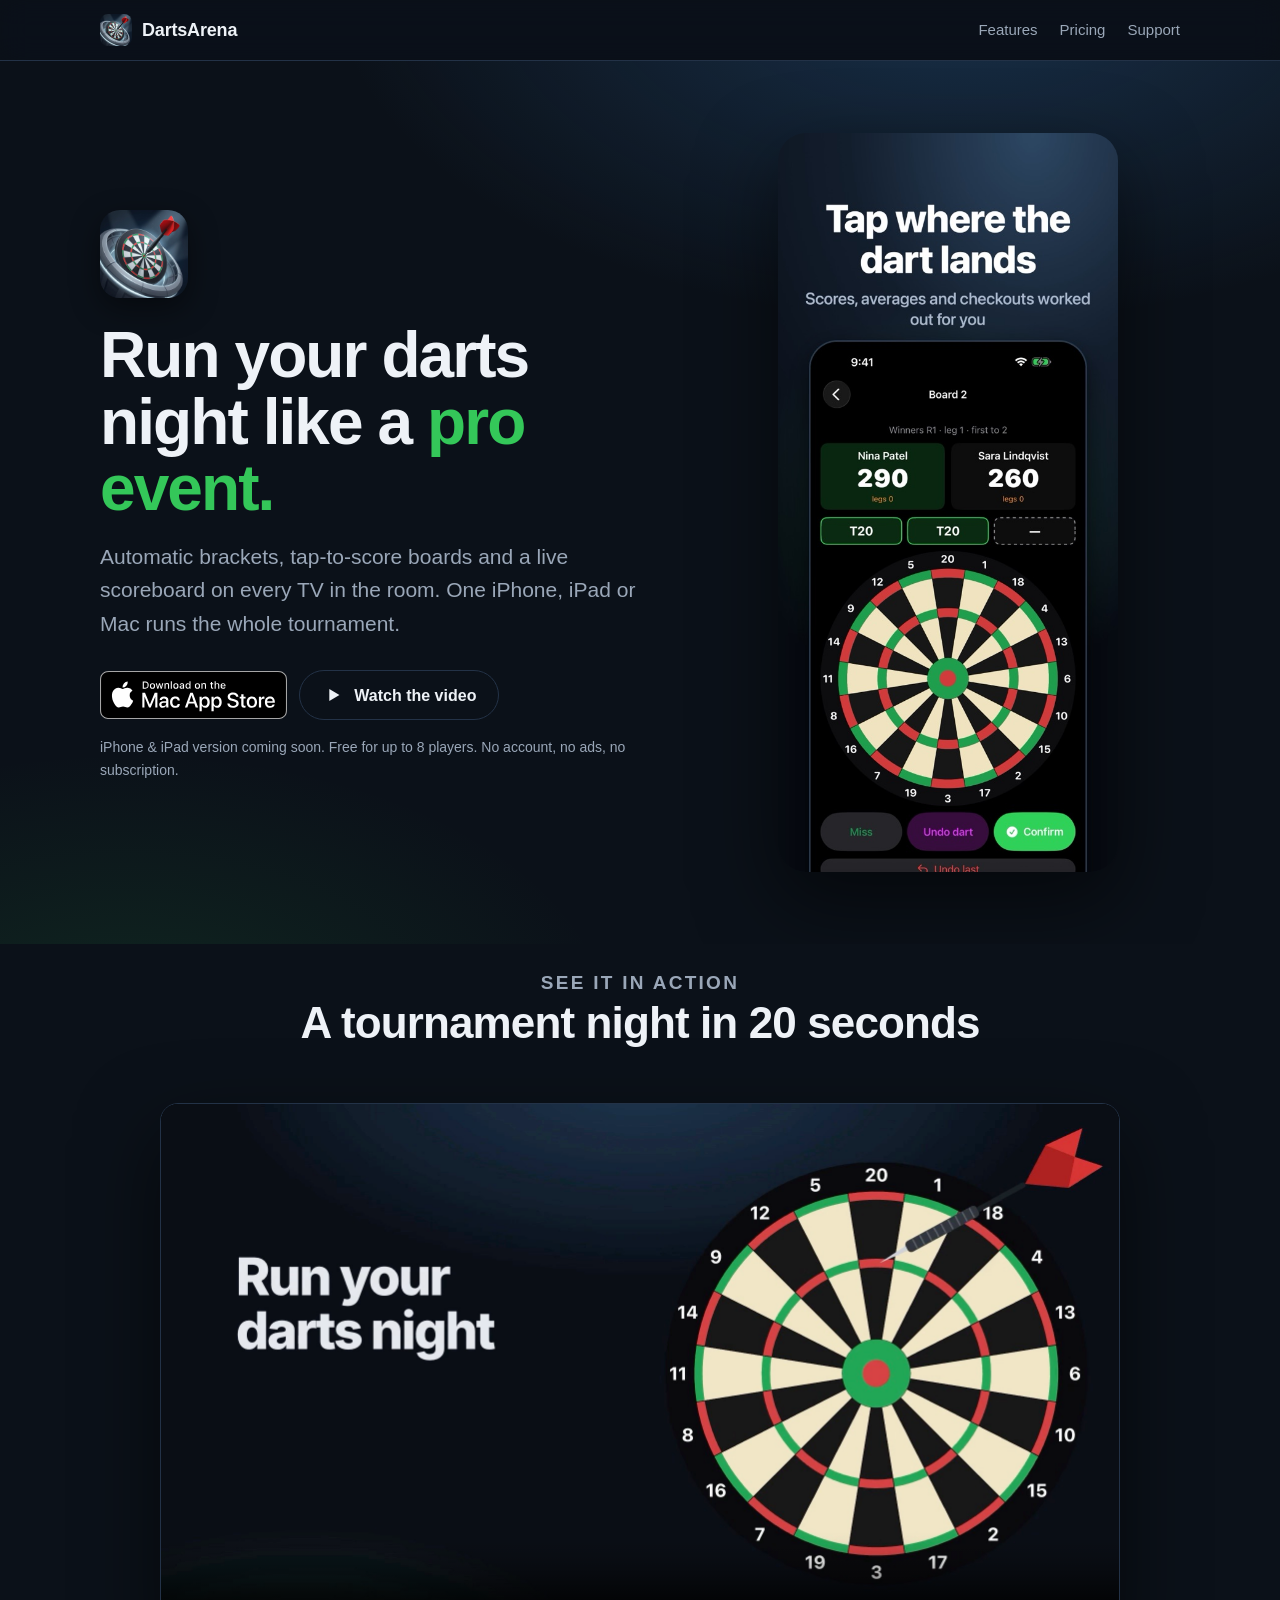
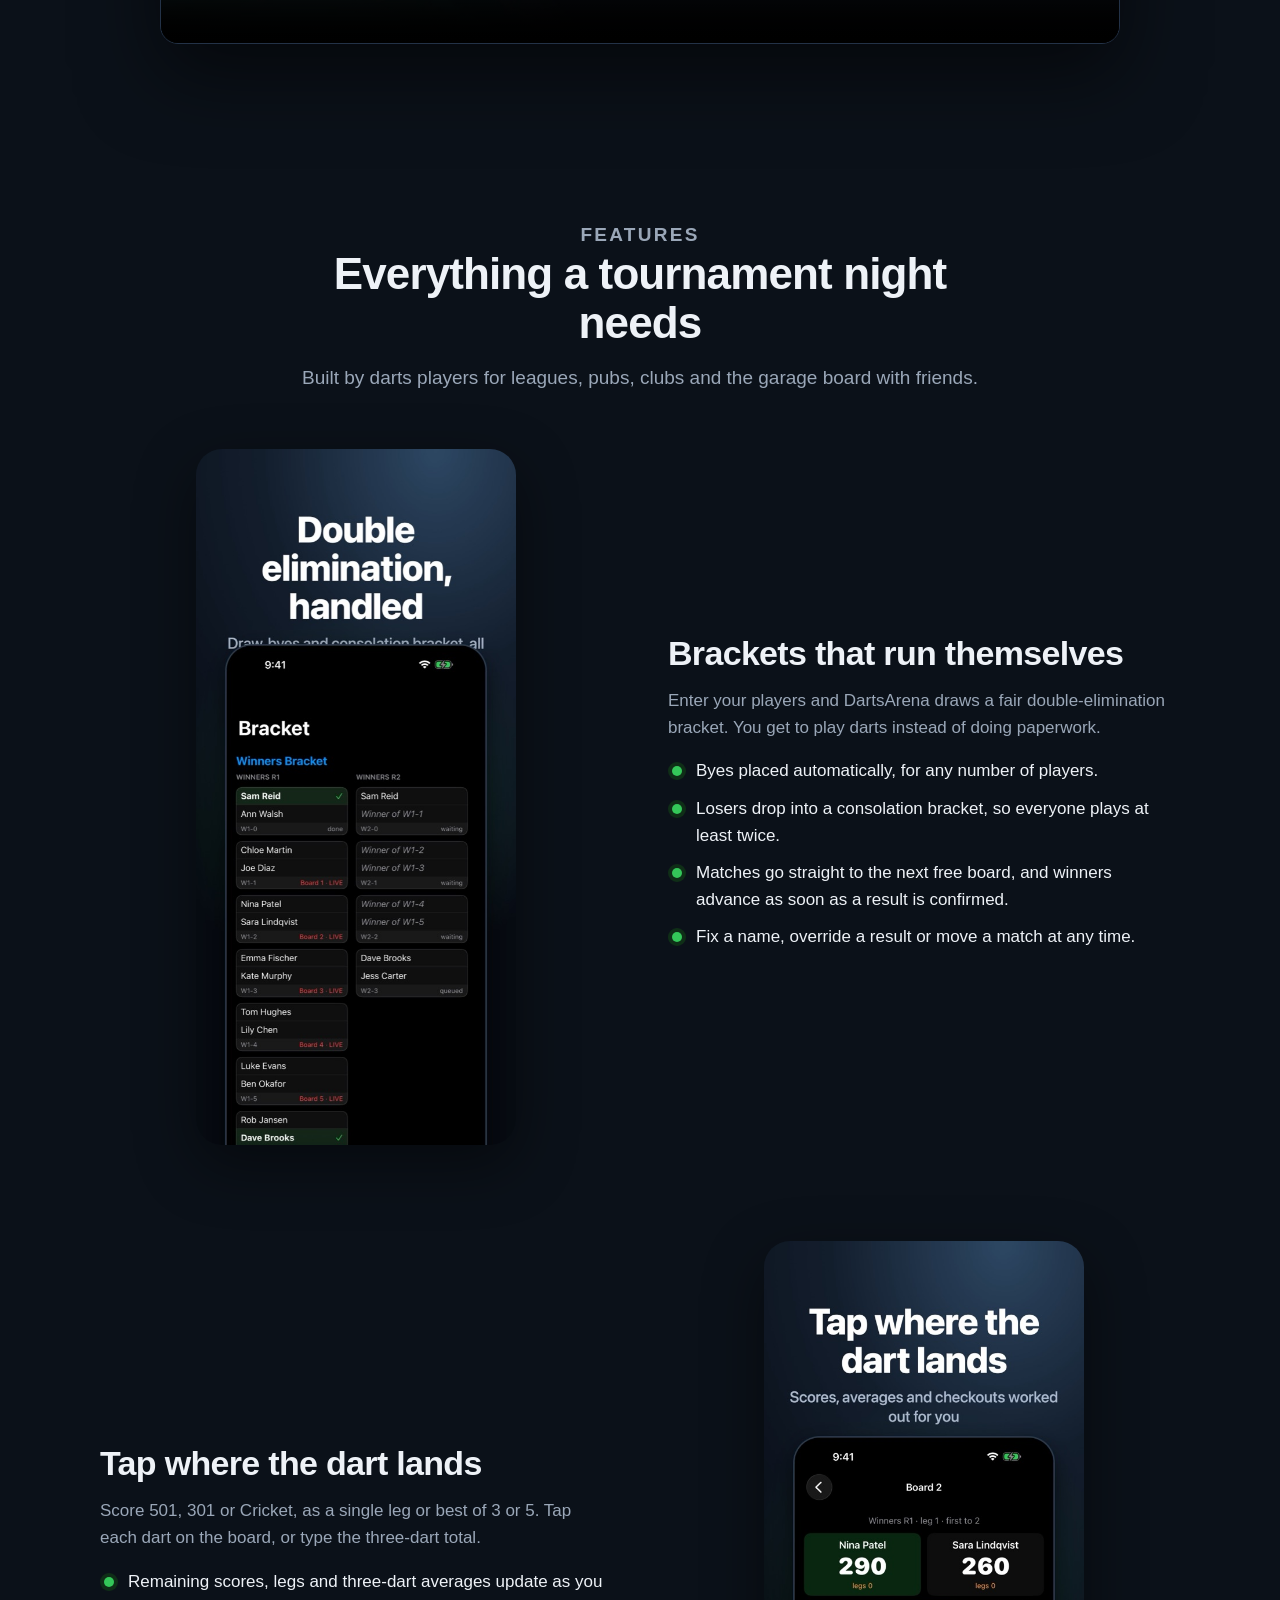
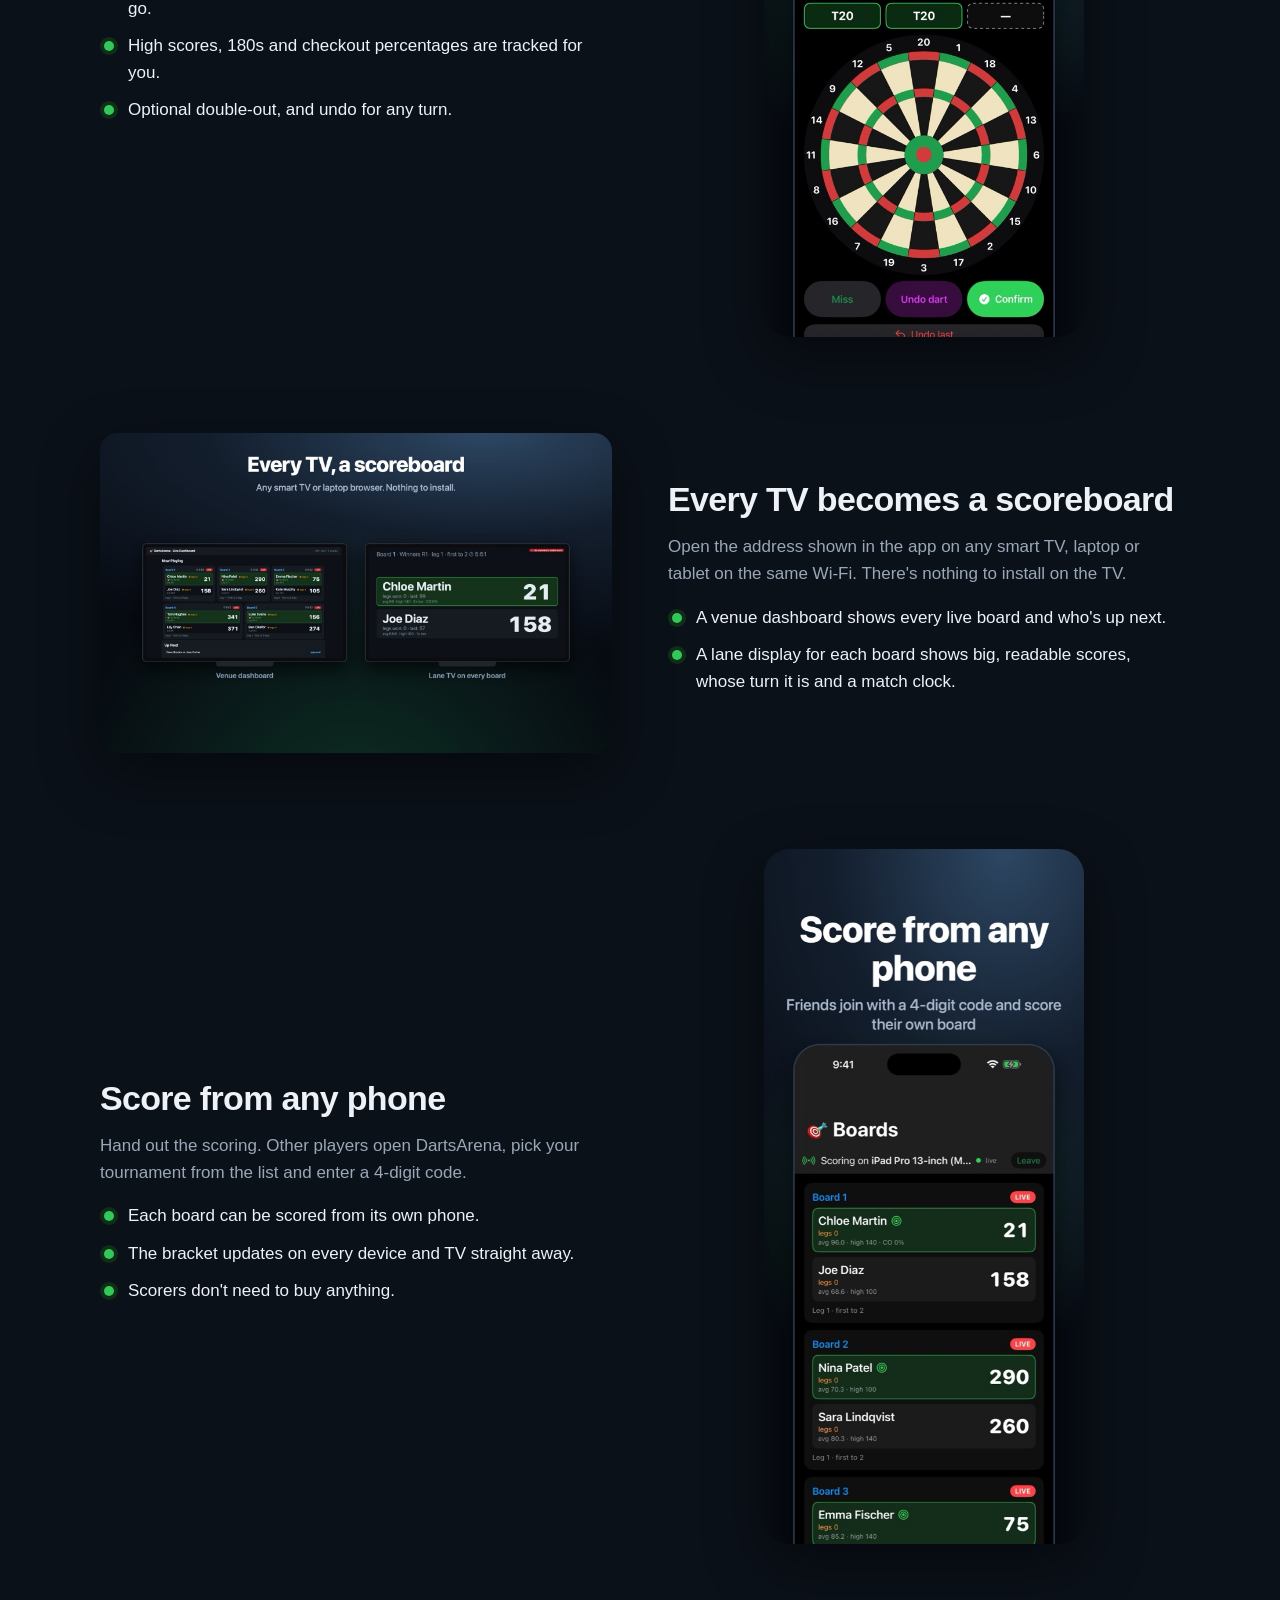
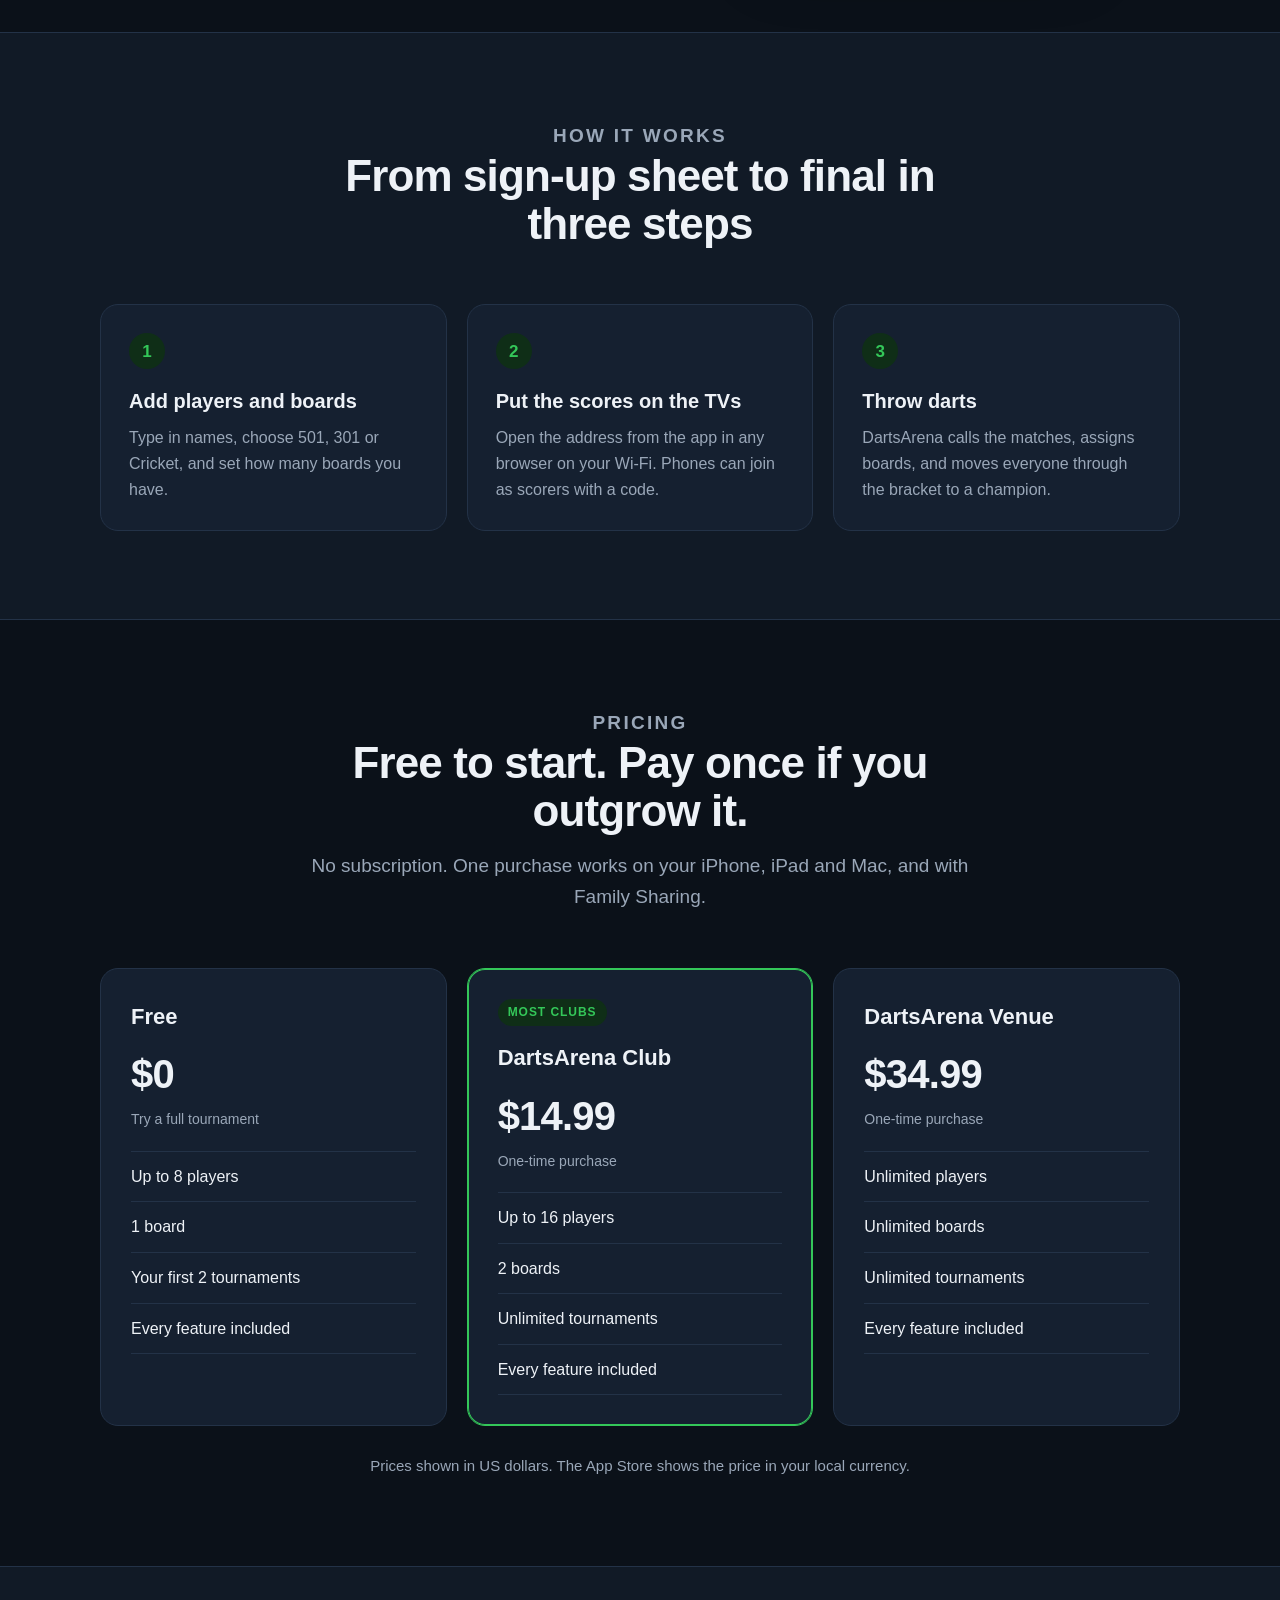
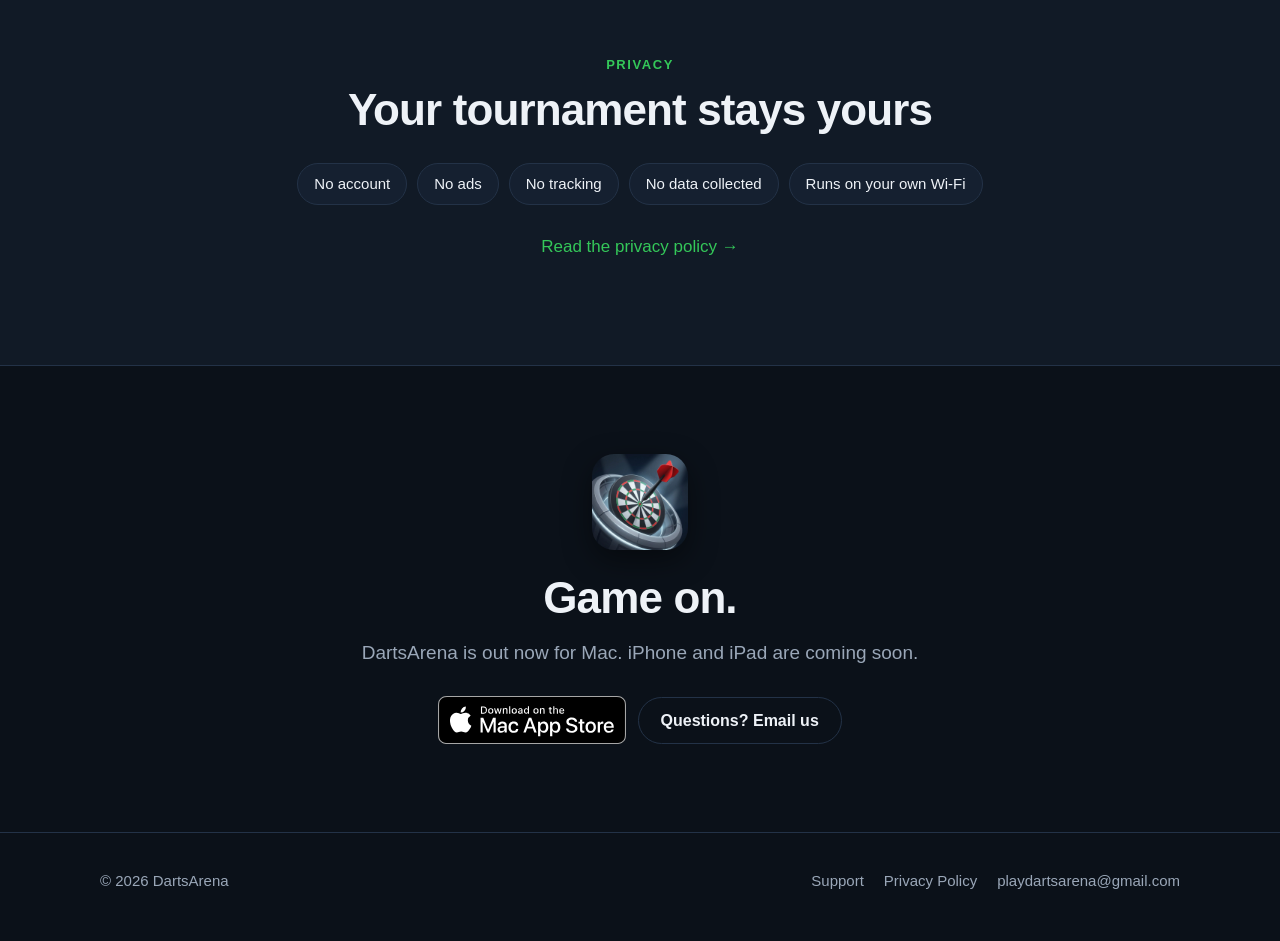
<file: index.html>
<!DOCTYPE html>
<html lang="en">
<head>
<meta charset="utf-8">
<meta name="viewport" content="width=device-width, initial-scale=1">
<title>DartsArena: Darts Tournaments for iPhone, iPad & Mac</title>
<meta name="description" content="Run your darts night like a pro event: automatic double-elimination brackets, tap-to-score boards and live scoreboards on any TV. Free for up to 8 players.">
<link rel="canonical" href="https://playdartsarena.com/">
<meta property="og:type" content="website">
<meta property="og:title" content="DartsArena: Darts Tournaments">
<meta property="og:description" content="Brackets, scoring and live TV scoreboards for your darts night. iPhone, iPad and Mac.">
<meta property="og:url" content="https://playdartsarena.com/">
<meta property="og:image" content="https://playdartsarena.com/assets/og-image.jpg">
<meta name="twitter:card" content="summary_large_image">
<meta name="theme-color" content="#0b1119">
<link rel="icon" type="image/png" href="/assets/favicon.png">
<link rel="apple-touch-icon" href="/assets/apple-touch-icon.png">
<link rel="stylesheet" href="/assets/site.css">
</head>
<body>

<header class="site-header">
  <div class="wrap">
    <a class="brand" href="/"><img src="/assets/favicon.png" alt="">DartsArena</a>
    <nav class="site-nav">
      <a class="opt" href="#features">Features</a>
      <a class="opt" href="#pricing">Pricing</a>
      <a href="/support/">Support</a>
    </nav>
  </div>
</header>

<main>
  <section class="hero" style="padding:0">
    <div class="wrap">
      <div>
        <img class="hero-icon" src="/assets/icon-512.jpg" alt="DartsArena app icon" width="88" height="88">
        <h1>Run your darts night like a <span>pro event.</span></h1>
        <p class="lede">Automatic brackets, tap-to-score boards and a live scoreboard on every TV in the room. One iPhone, iPad or Mac runs the whole tournament.</p>
        <div class="ctas">
          <!-- iOS LAUNCH: same link (universal purchase). Swap the badge to
               /assets/badge-app-store.svg, alt "Download on the App Store",
               and delete the "iPhone & iPad coming soon" note below. -->
          <a class="store-badge" href="https://apps.apple.com/app/id6820357271">
            <img src="/assets/badge-mac-app-store.svg" alt="Download on the Mac App Store" width="187" height="48">
          </a>
          <a class="btn btn-ghost" href="#video"><svg viewBox="0 0 24 24" fill="currentColor" aria-hidden="true"><path d="M8 5.5v13l11-6.5z"/></svg>Watch the video</a>
        </div>
        <p class="note">iPhone &amp; iPad version coming soon. Free for up to 8 players. No account, no ads, no subscription.</p>
      </div>
      <img class="hero-shot" src="/assets/shots/iphone-02-scorer.jpg" alt="DartsArena scoring screen with a tappable dartboard" width="552" height="1200">
    </div>
  </section>

  <section id="video" class="video-section">
    <div class="wrap">
      <div class="section-head">
        <p class="eyebrow">See it in action</p>
        <h2>A tournament night in 20 seconds</h2>
      </div>
      <div class="video-frame">
        <video id="promo" controls muted loop playsinline preload="none"
               poster="/assets/video/dartsarena-promo-poster.jpg" width="1920" height="1080"
               aria-label="DartsArena promo video: scoring, brackets and live TV scoreboards">
          <source src="/assets/video/dartsarena-promo.mp4" type="video/mp4">
        </video>
      </div>
    </div>
  </section>

  <section id="features">
    <div class="wrap">
      <div class="section-head">
        <p class="eyebrow">Features</p>
        <h2>Everything a tournament night needs</h2>
        <p>Built by darts players for leagues, pubs, clubs and the garage board with friends.</p>
      </div>

      <div class="feature">
        <div class="feature-media phone"><img src="/assets/shots/iphone-03-bracket.jpg" alt="Double-elimination bracket view" loading="lazy" width="552" height="1200"></div>
        <div>
          <h3>Brackets that run themselves</h3>
          <p>Enter your players and DartsArena draws a fair double-elimination bracket. You get to play darts instead of doing paperwork.</p>
          <ul>
            <li>Byes placed automatically, for any number of players.</li>
            <li>Losers drop into a consolation bracket, so everyone plays at least twice.</li>
            <li>Matches go straight to the next free board, and winners advance as soon as a result is confirmed.</li>
            <li>Fix a name, override a result or move a match at any time.</li>
          </ul>
        </div>
      </div>

      <div class="feature flip">
        <div class="feature-media phone"><img src="/assets/shots/iphone-02-scorer.jpg" alt="Tap-to-score dartboard" loading="lazy" width="552" height="1200"></div>
        <div>
          <h3>Tap where the dart lands</h3>
          <p>Score 501, 301 or Cricket, as a single leg or best of 3 or 5. Tap each dart on the board, or type the three-dart total.</p>
          <ul>
            <li>Remaining scores, legs and three-dart averages update as you go.</li>
            <li>High scores, 180s and checkout percentages are tracked for you.</li>
            <li>Optional double-out, and undo for any turn.</li>
          </ul>
        </div>
      </div>

      <div class="feature">
        <div class="feature-media"><img src="/assets/shots/mac-04-tv.jpg" alt="Venue dashboard and lane TV scoreboards" loading="lazy" width="1600" height="1000"></div>
        <div>
          <h3>Every TV becomes a scoreboard</h3>
          <p>Open the address shown in the app on any smart TV, laptop or tablet on the same Wi-Fi. There's nothing to install on the TV.</p>
          <ul>
            <li>A venue dashboard shows every live board and who's up next.</li>
            <li>A lane display for each board shows big, readable scores, whose turn it is and a match clock.</li>
          </ul>
        </div>
      </div>

      <div class="feature flip">
        <div class="feature-media phone"><img src="/assets/shots/iphone-05-remote.jpg" alt="Joining a tournament as a scorer from another phone" loading="lazy" width="552" height="1200"></div>
        <div>
          <h3>Score from any phone</h3>
          <p>Hand out the scoring. Other players open DartsArena, pick your tournament from the list and enter a 4-digit code.</p>
          <ul>
            <li>Each board can be scored from its own phone.</li>
            <li>The bracket updates on every device and TV straight away.</li>
            <li>Scorers don't need to buy anything.</li>
          </ul>
        </div>
      </div>
    </div>
  </section>

  <section class="alt">
    <div class="wrap">
      <div class="section-head">
        <p class="eyebrow">How it works</p>
        <h2>From sign-up sheet to final in three steps</h2>
      </div>
      <div class="steps">
        <div class="step"><h3>Add players and boards</h3><p>Type in names, choose 501, 301 or Cricket, and set how many boards you have.</p></div>
        <div class="step"><h3>Put the scores on the TVs</h3><p>Open the address from the app in any browser on your Wi-Fi. Phones can join as scorers with a code.</p></div>
        <div class="step"><h3>Throw darts</h3><p>DartsArena calls the matches, assigns boards, and moves everyone through the bracket to a champion.</p></div>
      </div>
    </div>
  </section>

  <section id="pricing">
    <div class="wrap">
      <div class="section-head">
        <p class="eyebrow">Pricing</p>
        <h2>Free to start. Pay once if you outgrow it.</h2>
        <p>No subscription. One purchase works on your iPhone, iPad and Mac, and with Family Sharing.</p>
      </div>
      <div class="plans">
        <div class="plan">
          <h3>Free</h3>
          <p class="price">$0</p>
          <p class="per">Try a full tournament</p>
          <ul>
            <li>Up to 8 players</li>
            <li>1 board</li>
            <li>Your first 2 tournaments</li>
            <li>Every feature included</li>
          </ul>
        </div>
        <div class="plan featured">
          <span class="tag">Most clubs</span>
          <h3>DartsArena Club</h3>
          <p class="price">$14.99</p>
          <p class="per">One-time purchase</p>
          <ul>
            <li>Up to 16 players</li>
            <li>2 boards</li>
            <li>Unlimited tournaments</li>
            <li>Every feature included</li>
          </ul>
        </div>
        <div class="plan">
          <h3>DartsArena Venue</h3>
          <p class="price">$34.99</p>
          <p class="per">One-time purchase</p>
          <ul>
            <li>Unlimited players</li>
            <li>Unlimited boards</li>
            <li>Unlimited tournaments</li>
            <li>Every feature included</li>
          </ul>
        </div>
      </div>
      <p class="plans-note">Prices shown in US dollars. The App Store shows the price in your local currency.</p>
    </div>
  </section>

  <section class="alt privacy-band">
    <div class="wrap">
      <p class="eyebrow">Privacy</p>
      <h2>Your tournament stays yours</h2>
      <div class="pills">
        <span class="pill">No account</span>
        <span class="pill">No ads</span>
        <span class="pill">No tracking</span>
        <span class="pill">No data collected</span>
        <span class="pill">Runs on your own Wi-Fi</span>
      </div>
      <p><a href="/privacy/">Read the privacy policy →</a></p>
    </div>
  </section>

  <section class="cta">
    <div class="wrap">
      <img src="/assets/icon-512.jpg" alt="" width="96" height="96">
      <h2>Game on.</h2>
      <p>DartsArena is out now for Mac. iPhone and iPad are coming soon.</p>
      <div class="ctas">
        <a class="store-badge" href="https://apps.apple.com/app/id6820357271">
          <img src="/assets/badge-mac-app-store.svg" alt="Download on the Mac App Store" width="187" height="48">
        </a>
        <a class="btn btn-ghost" href="mailto:playdartsarena@gmail.com">Questions? Email us</a>
      </div>
    </div>
  </section>
</main>

<footer class="site-footer">
  <div class="wrap">
    <span>© 2026 DartsArena</span>
    <nav>
      <a href="/support/">Support</a>
      <a href="/privacy/">Privacy Policy</a>
      <a href="mailto:playdartsarena@gmail.com">playdartsarena@gmail.com</a>
    </nav>
  </div>
</footer>

<script>
  // Autoplay the promo (muted) while it's on screen; leave it to the viewer if they prefer reduced motion.
  (function () {
    var v = document.getElementById('promo');
    if (!v || !('IntersectionObserver' in window)) return;
    if (window.matchMedia('(prefers-reduced-motion: reduce)').matches) return;
    var userPaused = false;
    v.addEventListener('pause', function () { if (v.dataset.auto !== '1') userPaused = true; v.dataset.auto = ''; });
    v.addEventListener('play', function () { userPaused = false; });
    new IntersectionObserver(function (entries) {
      entries.forEach(function (e) {
        if (e.isIntersecting && !userPaused) { v.play().catch(function () {}); }
        else if (!e.isIntersecting && !v.paused) { v.dataset.auto = '1'; v.pause(); }
      });
    }, { threshold: 0.5 }).observe(v);
  })();
</script>

</body>
</html>
</file>
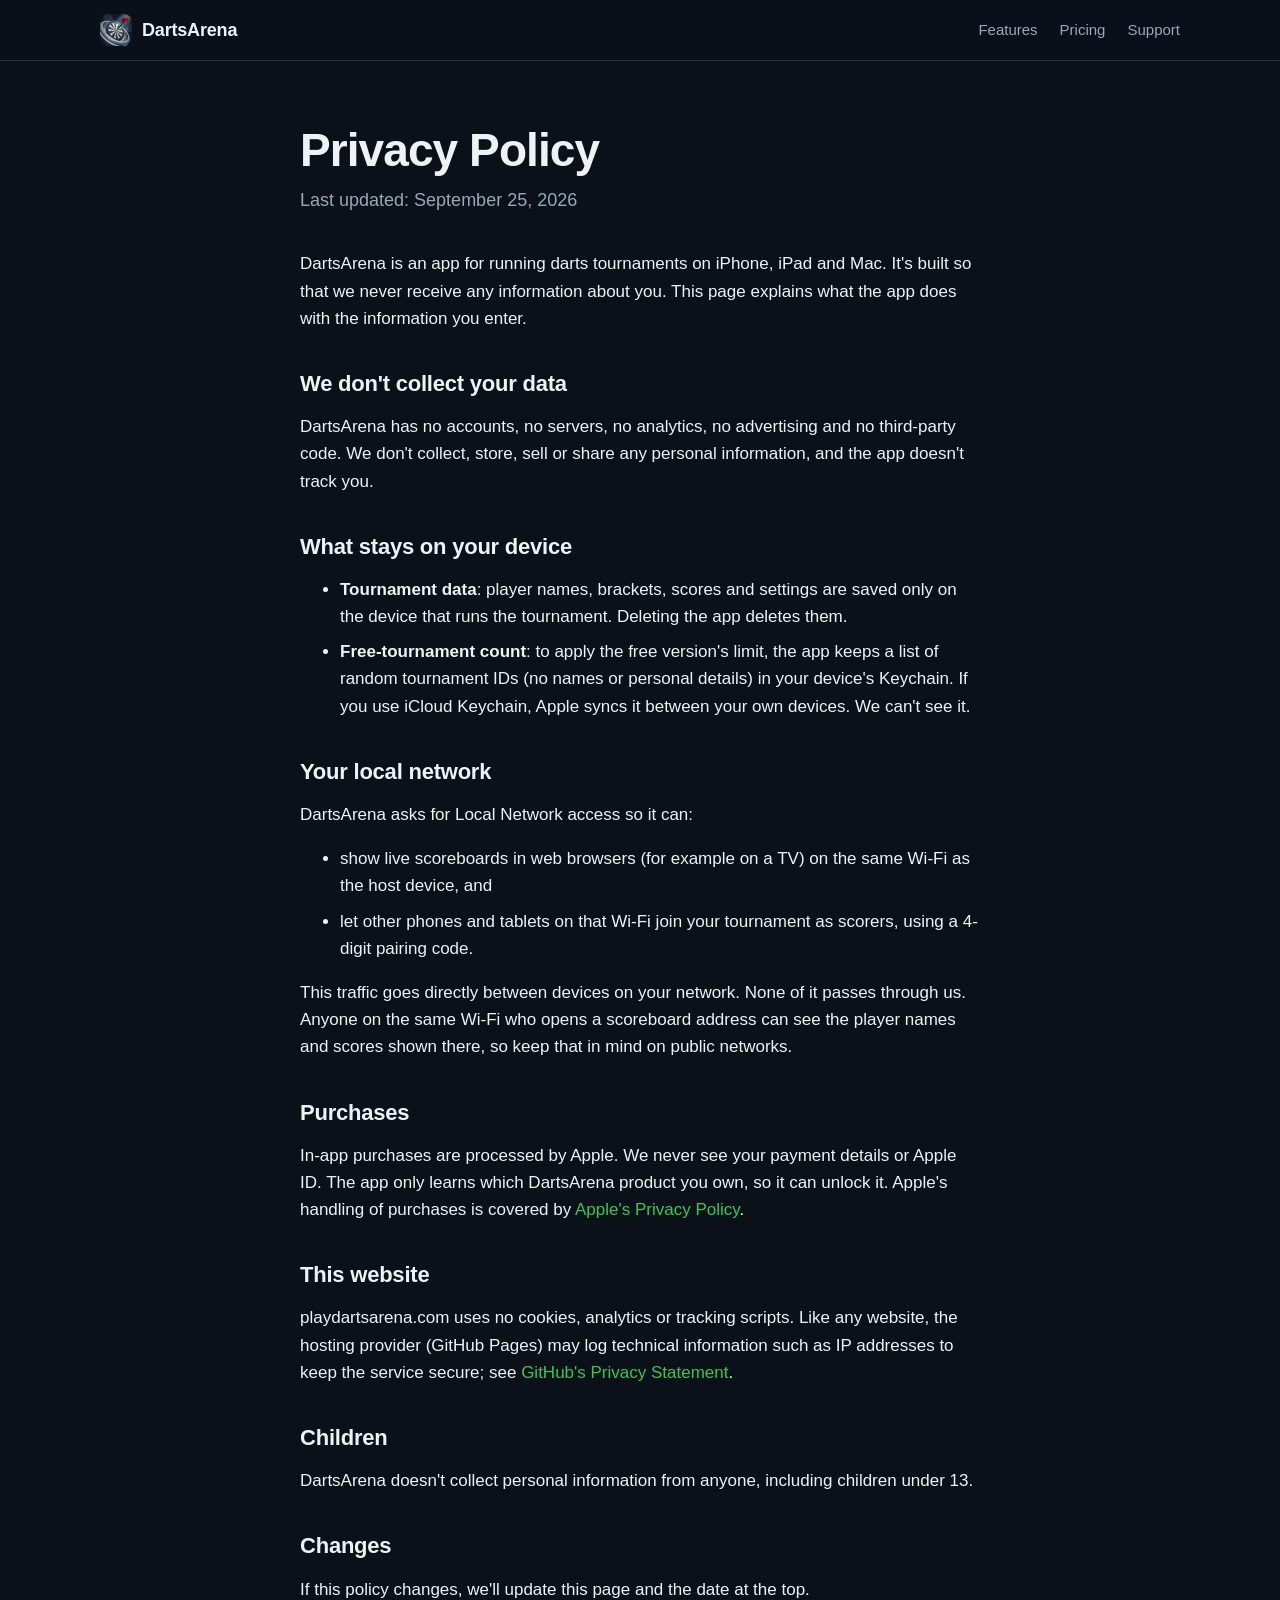
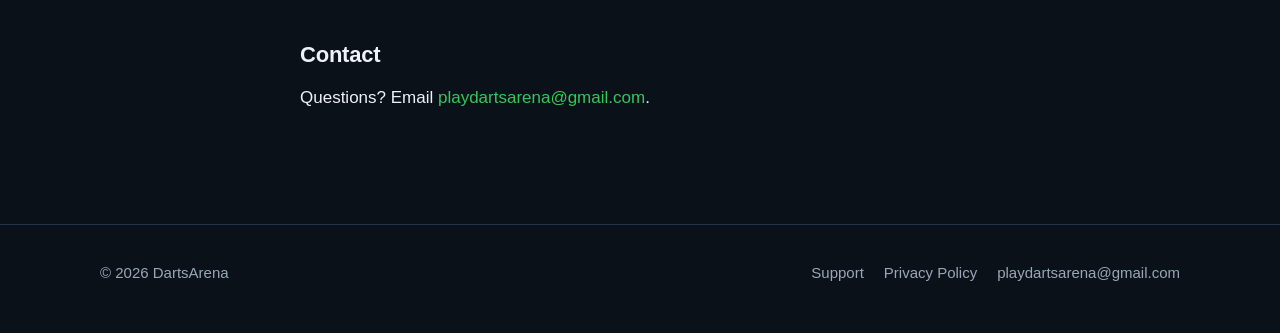
<file: privacy/index.html>
<!DOCTYPE html>
<html lang="en">
<head>
<meta charset="utf-8">
<meta name="viewport" content="width=device-width, initial-scale=1">
<title>DartsArena Privacy Policy</title>
<meta name="description" content="DartsArena collects no data. Read how the app handles tournament data, local network access and purchases.">
<link rel="canonical" href="https://playdartsarena.com/privacy/">
<meta name="theme-color" content="#0b1119">
<link rel="icon" type="image/png" href="/assets/favicon.png">
<link rel="apple-touch-icon" href="/assets/apple-touch-icon.png">
<link rel="stylesheet" href="/assets/site.css">
</head>
<body>

<header class="site-header">
  <div class="wrap">
    <a class="brand" href="/"><img src="/assets/favicon.png" alt="">DartsArena</a>
    <nav class="site-nav">
      <a class="opt" href="/#features">Features</a>
      <a class="opt" href="/#pricing">Pricing</a>
      <a href="/support/">Support</a>
    </nav>
  </div>
</header>

<main class="doc">
<h1>Privacy Policy</h1>
<p class="updated">Last updated: September 25, 2026</p>

<p>DartsArena is an app for running darts tournaments on iPhone, iPad and Mac. It's built so that we never receive any information about you. This page explains what the app does with the information you enter.</p>

<h2>We don't collect your data</h2>
<p>DartsArena has no accounts, no servers, no analytics, no advertising and no third-party code. We don't collect, store, sell or share any personal information, and the app doesn't track you.</p>

<h2>What stays on your device</h2>
<ul>
  <li><strong>Tournament data</strong>: player names, brackets, scores and settings are saved only on the device that runs the tournament. Deleting the app deletes them.</li>
  <li><strong>Free-tournament count</strong>: to apply the free version's limit, the app keeps a list of random tournament IDs (no names or personal details) in your device's Keychain. If you use iCloud Keychain, Apple syncs it between your own devices. We can't see it.</li>
</ul>

<h2>Your local network</h2>
<p>DartsArena asks for Local Network access so it can:</p>
<ul>
  <li>show live scoreboards in web browsers (for example on a TV) on the same Wi-Fi as the host device, and</li>
  <li>let other phones and tablets on that Wi-Fi join your tournament as scorers, using a 4-digit pairing code.</li>
</ul>
<p>This traffic goes directly between devices on your network. None of it passes through us. Anyone on the same Wi-Fi who opens a scoreboard address can see the player names and scores shown there, so keep that in mind on public networks.</p>

<h2>Purchases</h2>
<p>In-app purchases are processed by Apple. We never see your payment details or Apple ID. The app only learns which DartsArena product you own, so it can unlock it. Apple's handling of purchases is covered by <a href="https://www.apple.com/legal/privacy/">Apple's Privacy Policy</a>.</p>

<h2>This website</h2>
<p>playdartsarena.com uses no cookies, analytics or tracking scripts. Like any website, the hosting provider (GitHub Pages) may log technical information such as IP addresses to keep the service secure; see <a href="https://docs.github.com/en/site-policy/privacy-policies/github-general-privacy-statement">GitHub's Privacy Statement</a>.</p>

<h2>Children</h2>
<p>DartsArena doesn't collect personal information from anyone, including children under 13.</p>

<h2>Changes</h2>
<p>If this policy changes, we'll update this page and the date at the top.</p>

<h2>Contact</h2>
<p>Questions? Email <a href="mailto:playdartsarena@gmail.com">playdartsarena@gmail.com</a>.</p>
</main>

<footer class="site-footer">
  <div class="wrap">
    <span>© 2026 DartsArena</span>
    <nav>
      <a href="/support/">Support</a>
      <a href="/privacy/">Privacy Policy</a>
      <a href="mailto:playdartsarena@gmail.com">playdartsarena@gmail.com</a>
    </nav>
  </div>
</footer>

</body>
</html>
</file>
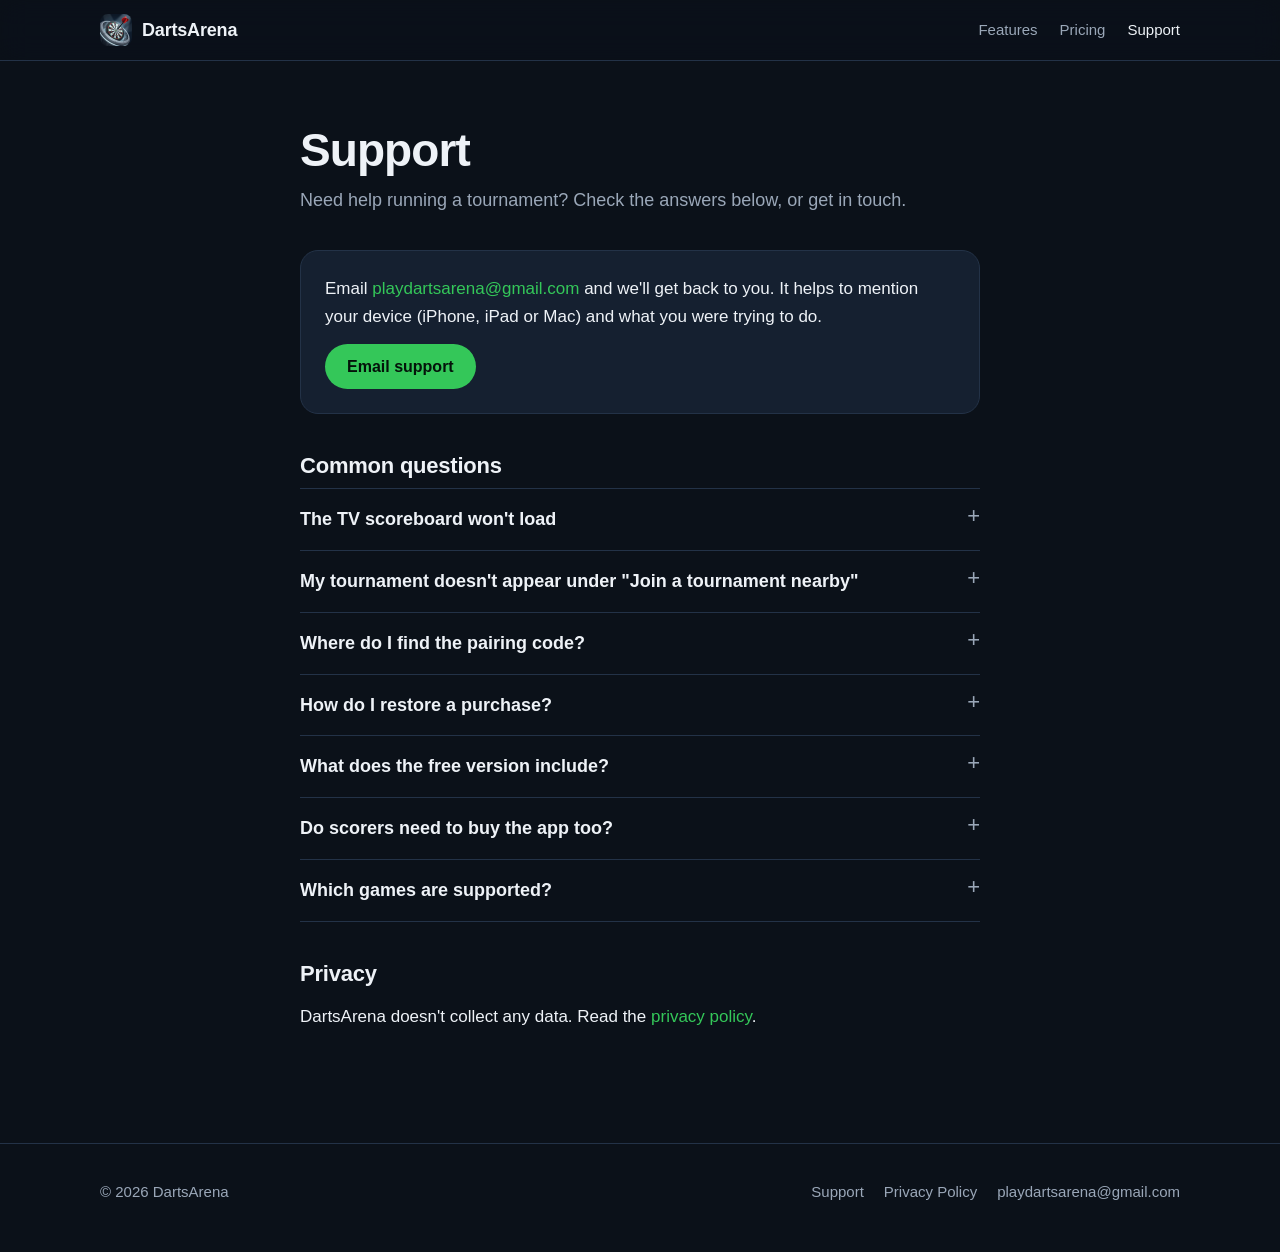
<file: support/index.html>
<!DOCTYPE html>
<html lang="en">
<head>
<meta charset="utf-8">
<meta name="viewport" content="width=device-width, initial-scale=1">
<title>DartsArena Support</title>
<meta name="description" content="Help with DartsArena: TV scoreboards, joining as a scorer, purchases and more.">
<link rel="canonical" href="https://playdartsarena.com/support/">
<meta name="theme-color" content="#0b1119">
<link rel="icon" type="image/png" href="/assets/favicon.png">
<link rel="apple-touch-icon" href="/assets/apple-touch-icon.png">
<link rel="stylesheet" href="/assets/site.css">
</head>
<body>

<header class="site-header">
  <div class="wrap">
    <a class="brand" href="/"><img src="/assets/favicon.png" alt="">DartsArena</a>
    <nav class="site-nav">
      <a class="opt" href="/#features">Features</a>
      <a class="opt" href="/#pricing">Pricing</a>
      <a href="/support/" aria-current="page">Support</a>
    </nav>
  </div>
</header>

<main class="doc">
<h1>Support</h1>
<p class="intro">Need help running a tournament? Check the answers below, or get in touch.</p>

<div class="contact-card">
  <p>Email <a href="mailto:playdartsarena@gmail.com">playdartsarena@gmail.com</a> and we'll get back to you. It helps to mention your device (iPhone, iPad or Mac) and what you were trying to do.</p>
  <a class="btn btn-primary" href="mailto:playdartsarena@gmail.com?subject=DartsArena%20support">Email support</a>
</div>

<h2>Common questions</h2>

<details>
  <summary>The TV scoreboard won't load</summary>
  <p>The TV (or laptop) must be on the same Wi-Fi as the device running the tournament. Type the address exactly as shown in DartsArena under Admin → Displays &amp; scorers. On iPhone and iPad, check Settings → Privacy &amp; Security → Local Network and make sure DartsArena is turned on. Some guest and public networks block devices from reaching each other; if so, use a different network or a personal hotspot.</p>
</details>

<details>
  <summary>My tournament doesn't appear under "Join a tournament nearby"</summary>
  <p>Both devices need to be on the same Wi-Fi with Local Network access allowed for DartsArena. The host must be running a tournament with "Serve displays on this network" turned on in Admin.</p>
</details>

<details>
  <summary>Where do I find the pairing code?</summary>
  <p>On the device running the tournament, open Admin. The 4-digit code is shown under Displays &amp; scorers. Scorers enter it once when they join.</p>
</details>

<details>
  <summary>How do I restore a purchase?</summary>
  <p>Open Admin (or the Setup screen) → Your version → Restore Purchases, signed in with the Apple Account you bought with. Purchases work on all your iPhones, iPads and Macs, and with Family Sharing.</p>
</details>

<details>
  <summary>What does the free version include?</summary>
  <p>Every feature, for complete tournaments of up to 8 players on 1 board, for your first 2 tournaments. DartsArena Club ($14.99) raises that to 16 players on 2 boards with unlimited tournaments; DartsArena Venue ($34.99) removes all limits. Both are one-time purchases, not subscriptions.</p>
</details>

<details>
  <summary>Do scorers need to buy the app too?</summary>
  <p>No. Only the device running the tournament needs an upgrade. Anyone can download DartsArena for free and join as a scorer.</p>
</details>

<details>
  <summary>Which games are supported?</summary>
  <p>501, 301 and Cricket, played as a single leg or best of 3 or 5, with optional double-out.</p>
</details>

<h2>Privacy</h2>
<p>DartsArena doesn't collect any data. Read the <a href="/privacy/">privacy policy</a>.</p>
</main>

<footer class="site-footer">
  <div class="wrap">
    <span>© 2026 DartsArena</span>
    <nav>
      <a href="/support/">Support</a>
      <a href="/privacy/">Privacy Policy</a>
      <a href="mailto:playdartsarena@gmail.com">playdartsarena@gmail.com</a>
    </nav>
  </div>
</footer>

</body>
</html>
</file>
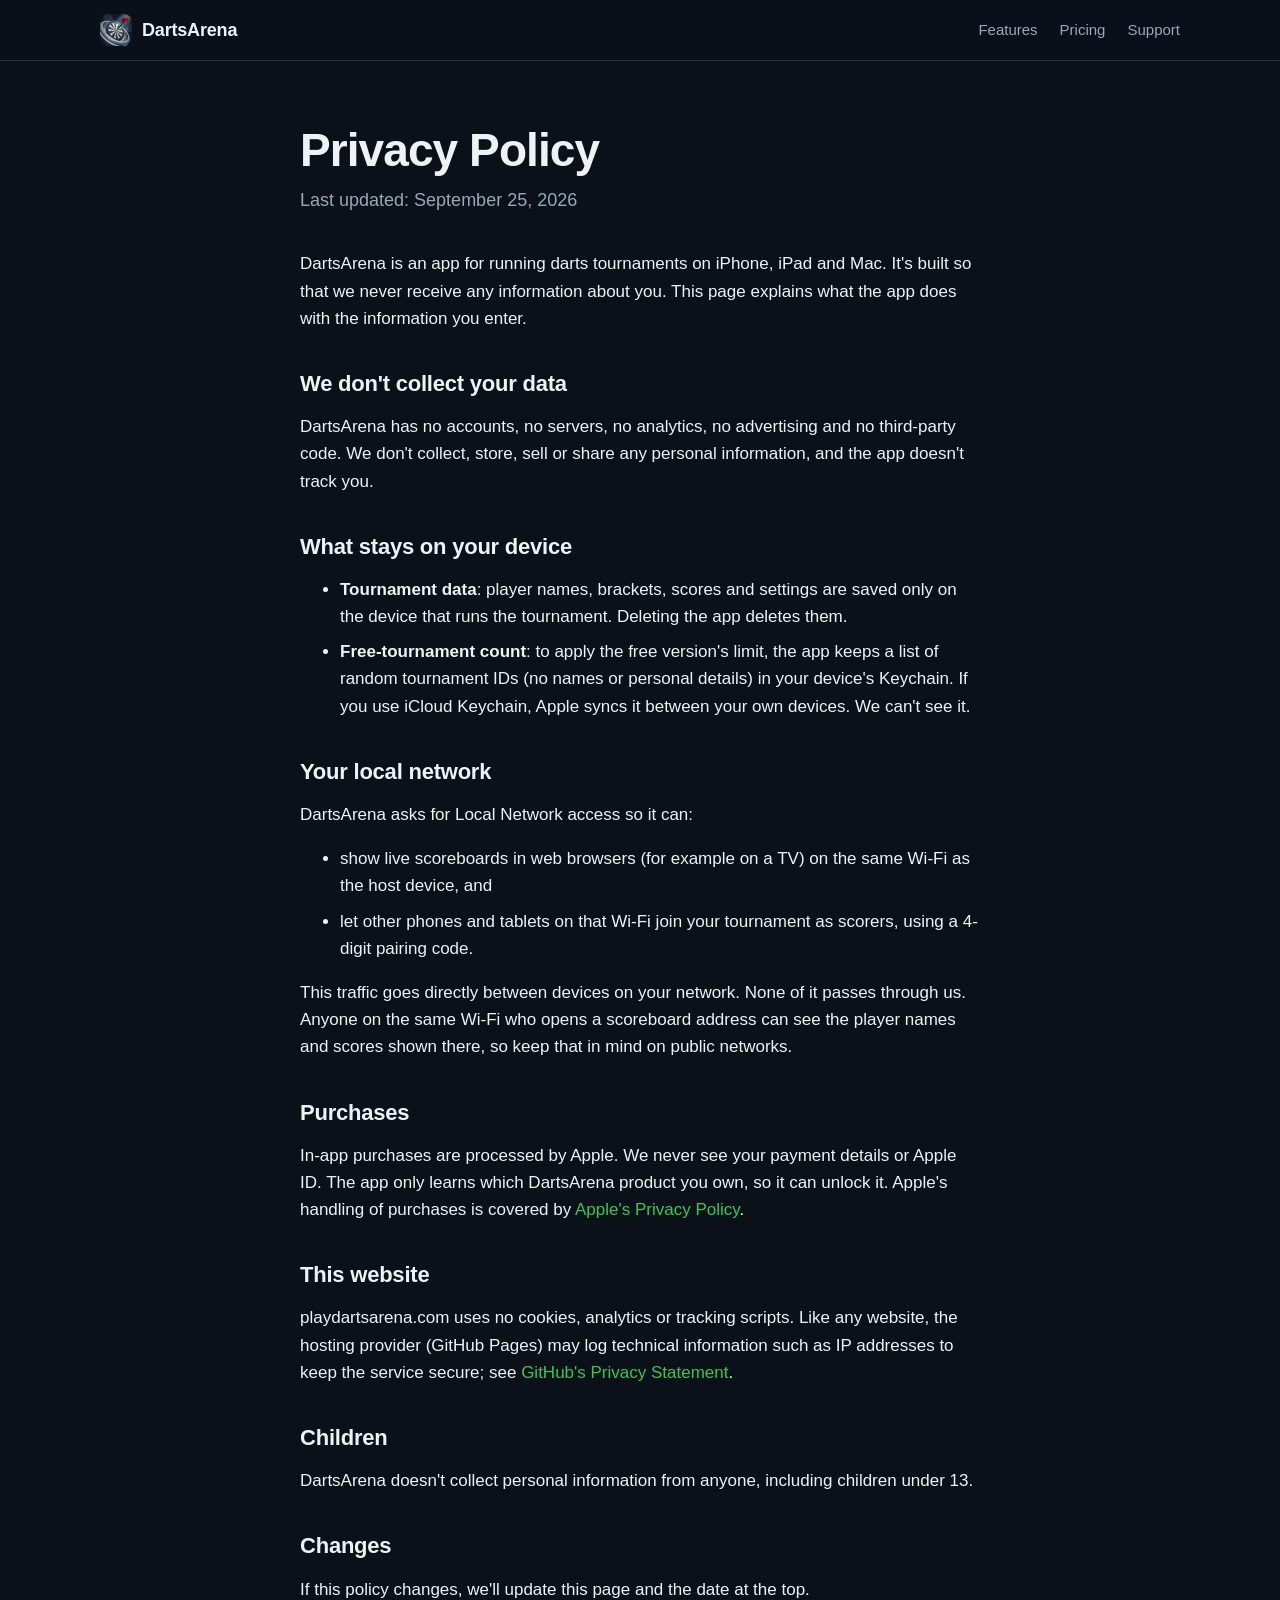
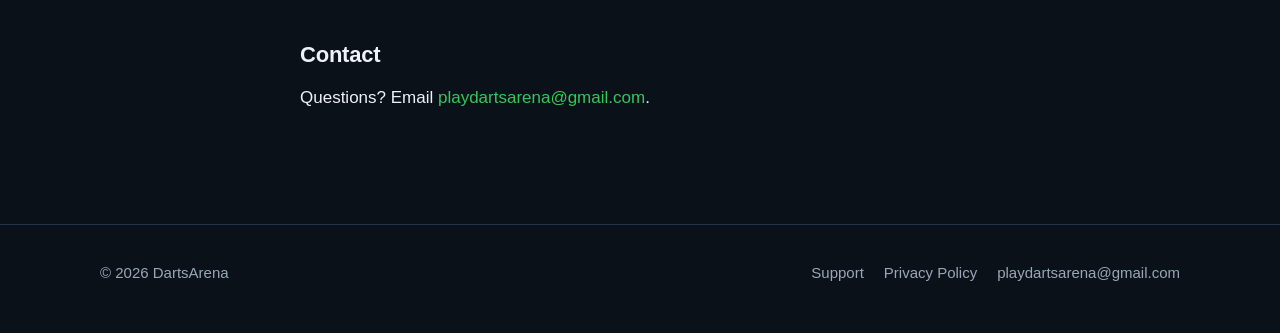
<file: privacy-policy.html>
<!DOCTYPE html><meta charset="utf-8"><title>Redirecting…</title><link rel="canonical" href="https://playdartsarena.com/privacy/"><meta http-equiv="refresh" content="0; url=/privacy/"><a href="/privacy/">Continue</a>
</file>
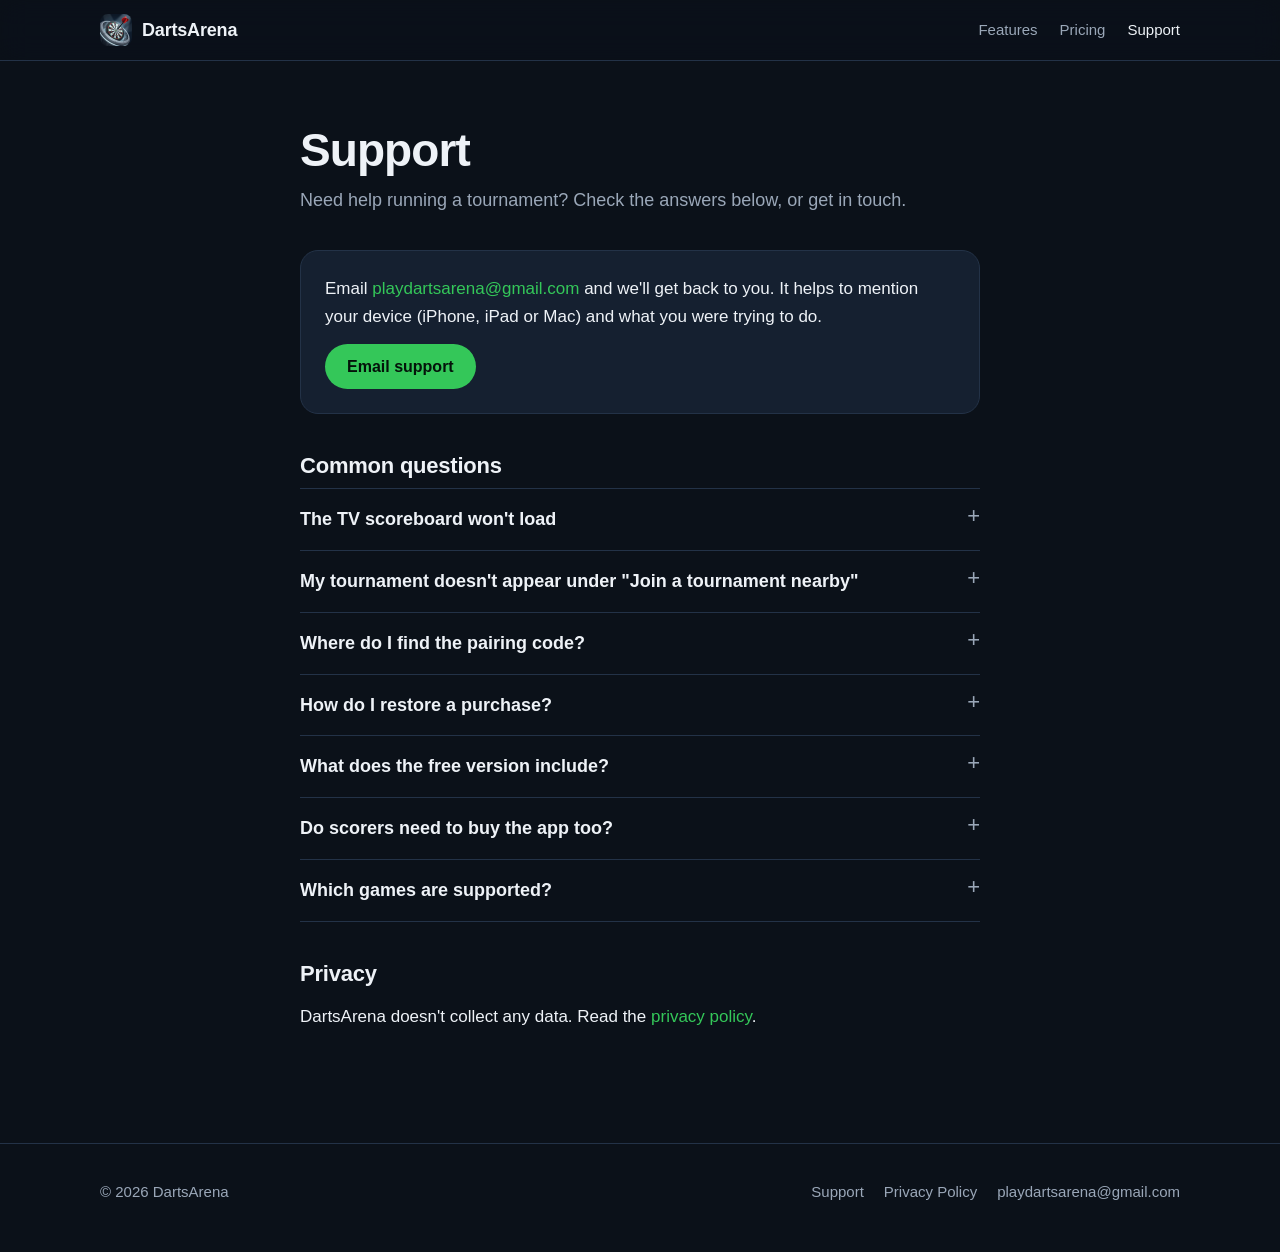
<file: support.html>
<!DOCTYPE html><meta charset="utf-8"><title>Redirecting…</title><link rel="canonical" href="https://playdartsarena.com/support/"><meta http-equiv="refresh" content="0; url=/support/"><a href="/support/">Continue</a>
</file>
<file: assets/site.css>
:root {
  color-scheme: dark;
  --bg: #0b1119;
  --bg-2: #111a26;
  --card: #152030;
  --rule: #233247;
  --fg: #eef2f7;
  --muted: #9aa7b8;
  --green: #34c759;
  --green-deep: #0f2e17;
  --red: #e5383b;
  --radius: 18px;
  --max: 1120px;
}

* { box-sizing: border-box; }
html { -webkit-text-size-adjust: 100%; scroll-behavior: smooth; }
body {
  margin: 0;
  background: var(--bg);
  color: var(--fg);
  font: 17px/1.6 -apple-system, BlinkMacSystemFont, "SF Pro Text", "Segoe UI", Roboto, Helvetica, Arial, sans-serif;
}
img { max-width: 100%; height: auto; display: block; }
a { color: var(--green); text-decoration: none; }
a:hover { text-decoration: underline; }

.wrap { max-width: var(--max); margin: 0 auto; padding: 0 20px; }

/* Header */
.site-header {
  position: sticky; top: 0; z-index: 10;
  background: rgba(11, 17, 25, 0.82);
  backdrop-filter: saturate(160%) blur(14px);
  -webkit-backdrop-filter: saturate(160%) blur(14px);
  border-bottom: 1px solid var(--rule);
}
.site-header .wrap { display: flex; align-items: center; justify-content: space-between; height: 60px; gap: 16px; }
.brand { display: flex; align-items: center; gap: 10px; color: var(--fg); font-weight: 700; font-size: 18px; letter-spacing: -0.01em; }
.brand:hover { text-decoration: none; }
.brand img { width: 32px; height: 32px; border-radius: 8px; }
.site-nav { display: flex; gap: 22px; font-size: 15px; }
.site-nav a { color: var(--muted); }
.site-nav a:hover, .site-nav a[aria-current="page"] { color: var(--fg); text-decoration: none; }
@media (max-width: 560px) { .site-nav .opt { display: none; } }

/* Buttons */
.btn {
  display: inline-flex; align-items: center; gap: 10px;
  padding: 13px 22px; border-radius: 999px;
  font-weight: 600; font-size: 16px; line-height: 1.2;
}
.btn:hover { text-decoration: none; }
.btn-primary { background: var(--green); color: #04130a; }
.btn-ghost { border: 1px solid var(--rule); color: var(--fg); }
.store-badge { display: inline-block; line-height: 0; border-radius: 10px; }
.store-badge img { height: 48px; width: auto; }
.store-badge:focus-visible { outline: 2px solid var(--green); outline-offset: 3px; }
.btn svg { width: 22px; height: 22px; flex: none; }

/* Hero */
.hero {
  position: relative; overflow: hidden;
  background:
    radial-gradient(900px 500px at 75% -10%, rgba(52, 110, 170, 0.35), transparent 70%),
    radial-gradient(700px 400px at 10% 110%, rgba(52, 199, 89, 0.12), transparent 70%);
}
.hero .wrap { display: grid; grid-template-columns: 1.1fr 0.9fr; gap: 48px; align-items: center; padding-top: 72px; padding-bottom: 72px; }
.hero-icon { width: 88px; height: 88px; border-radius: 20px; box-shadow: 0 10px 30px rgba(0,0,0,.45); margin-bottom: 24px; }
.hero h1 { font-size: clamp(40px, 6vw, 64px); line-height: 1.04; letter-spacing: -0.03em; margin: 0 0 18px; }
.hero h1 span { color: var(--green); }
.hero .lede { font-size: clamp(18px, 2.2vw, 21px); color: var(--muted); margin: 0 0 30px; max-width: 34em; }
.hero .ctas { display: flex; flex-wrap: wrap; gap: 12px; align-items: center; }
.hero .note { color: var(--muted); font-size: 14px; margin-top: 16px; }
.hero-shot { justify-self: center; max-width: 340px; border-radius: 28px; box-shadow: 0 30px 80px rgba(0,0,0,.55); }
@media (max-width: 860px) {
  .hero .wrap { grid-template-columns: 1fr; padding-top: 48px; text-align: center; }
  .hero-icon { margin-left: auto; margin-right: auto; }
  .hero .lede { margin-left: auto; margin-right: auto; }
  .hero .ctas { justify-content: center; }
  .hero-shot { max-width: 280px; }
}

/* Sections */
section { padding: 88px 0; scroll-margin-top: 60px; }
section.alt { background: var(--bg-2); border-top: 1px solid var(--rule); border-bottom: 1px solid var(--rule); }
.eyebrow { color: var(--green); font-weight: 700; font-size: 13px; letter-spacing: .12em; text-transform: uppercase; margin: 0 0 10px; }
h2 { font-size: clamp(30px, 4vw, 44px); line-height: 1.1; letter-spacing: -0.02em; margin: 0 0 16px; }
.section-head { max-width: 680px; margin: 0 auto 56px; text-align: center; }
.section-head p { color: var(--muted); font-size: 19px; margin: 0; }

/* Feature rows */
.feature { display: grid; grid-template-columns: 1fr 1fr; gap: 56px; align-items: center; }
.feature + .feature { margin-top: 96px; }
.feature.flip .feature-media { order: 2; }
.feature h3 { font-size: clamp(26px, 3vw, 34px); line-height: 1.15; letter-spacing: -0.02em; margin: 0 0 14px; }
.feature p { color: var(--muted); margin: 0 0 16px; }
.feature ul { margin: 0; padding: 0; list-style: none; }
.feature li { position: relative; padding-left: 28px; margin: 10px 0; }
.feature li::before {
  content: ""; position: absolute; left: 4px; top: 9px;
  width: 10px; height: 10px; border-radius: 50%;
  background: var(--green); box-shadow: 0 0 0 4px var(--green-deep);
}
.feature-media img { border-radius: var(--radius); box-shadow: 0 20px 60px rgba(0,0,0,.45); }
.feature-media.phone img { max-width: 320px; margin: 0 auto; border-radius: 26px; }
@media (max-width: 860px) {
  .feature { grid-template-columns: 1fr; gap: 32px; }
  .feature.flip .feature-media { order: 0; }
  .feature + .feature { margin-top: 72px; }
  .feature-media.phone img { max-width: 260px; }
}

/* Steps */
.steps { display: grid; grid-template-columns: repeat(3, 1fr); gap: 20px; counter-reset: step; }
.step { background: var(--card); border: 1px solid var(--rule); border-radius: var(--radius); padding: 28px; }
.step::before {
  counter-increment: step; content: counter(step);
  display: grid; place-items: center; width: 36px; height: 36px; border-radius: 50%;
  background: var(--green-deep); color: var(--green); font-weight: 800; margin-bottom: 16px;
}
.step h3 { margin: 0 0 8px; font-size: 20px; }
.step p { margin: 0; color: var(--muted); font-size: 16px; }
@media (max-width: 860px) { .steps { grid-template-columns: 1fr; } }

/* Pricing */
.plans { display: grid; grid-template-columns: repeat(3, 1fr); gap: 20px; align-items: stretch; }
.plan { background: var(--card); border: 1px solid var(--rule); border-radius: var(--radius); padding: 30px; display: flex; flex-direction: column; }
.plan.featured { border-color: var(--green); box-shadow: 0 0 0 1px var(--green) inset; }
.plan .tag { align-self: flex-start; font-size: 12px; font-weight: 700; letter-spacing: .08em; text-transform: uppercase; color: var(--green); background: var(--green-deep); padding: 4px 10px; border-radius: 999px; margin-bottom: 14px; }
.plan h3 { margin: 0; font-size: 22px; }
.plan .price { font-size: 40px; font-weight: 800; letter-spacing: -0.02em; margin: 8px 0 2px; }
.plan .per { color: var(--muted); font-size: 14px; margin: 0 0 20px; }
.plan ul { list-style: none; margin: 0; padding: 0; border-top: 1px solid var(--rule); }
.plan li { padding: 12px 0; border-bottom: 1px solid var(--rule); font-size: 16px; }
.plans-note { text-align: center; color: var(--muted); font-size: 15px; margin: 28px auto 0; max-width: 640px; }
@media (max-width: 860px) { .plans { grid-template-columns: 1fr; max-width: 420px; margin: 0 auto; } }

/* Privacy band */
.privacy-band { text-align: center; }
.privacy-band .pills { display: flex; flex-wrap: wrap; gap: 10px; justify-content: center; margin: 28px 0; }
.privacy-band .pill { border: 1px solid var(--rule); background: var(--card); border-radius: 999px; padding: 8px 16px; font-size: 15px; }

/* CTA */
.cta { text-align: center; }
.cta img { width: 96px; height: 96px; border-radius: 22px; margin: 0 auto 24px; box-shadow: 0 10px 30px rgba(0,0,0,.45); }
.cta p { color: var(--muted); font-size: 19px; margin: 0 0 28px; }
.cta .store-badge img { width: auto; height: 48px; margin: 0; border-radius: 0; box-shadow: none; }
.cta .ctas { display: flex; flex-wrap: wrap; gap: 12px; justify-content: center; align-items: center; }

/* Docs (support / privacy) */
.doc { max-width: 720px; margin: 0 auto; padding: 64px 20px 96px; }
.doc h1 { font-size: clamp(34px, 5vw, 46px); line-height: 1.1; letter-spacing: -0.02em; margin: 0 0 10px; }
.doc .updated, .doc .intro { color: var(--muted); margin: 0 0 36px; font-size: 18px; }
.doc h2 { font-size: 22px; letter-spacing: -0.01em; margin: 40px 0 10px; }
.doc li { margin: 8px 0; }
.doc .contact-card { background: var(--card); border: 1px solid var(--rule); border-radius: var(--radius); padding: 24px; margin: 0 0 40px; }
.doc .contact-card p { margin: 0 0 14px; }
.doc details { border-bottom: 1px solid var(--rule); padding: 16px 0; }
.doc details:first-of-type { border-top: 1px solid var(--rule); }
.doc summary { cursor: pointer; font-weight: 600; font-size: 18px; list-style: none; display: flex; justify-content: space-between; gap: 16px; }
.doc summary::-webkit-details-marker { display: none; }
.doc summary::after { content: "+"; color: var(--muted); font-weight: 400; font-size: 22px; line-height: 1; }
.doc details[open] summary::after { content: "–"; }
.doc details p, .doc details ul { color: var(--muted); margin: 12px 0 0; }

/* Footer */
.site-footer { border-top: 1px solid var(--rule); padding: 36px 0 48px; color: var(--muted); font-size: 15px; }
.site-footer .wrap { display: flex; flex-wrap: wrap; justify-content: space-between; gap: 16px; }
.site-footer nav { display: flex; flex-wrap: wrap; gap: 20px; }
.site-footer a { color: var(--muted); }
.site-footer a:hover { color: var(--fg); }

/* Promo video */
.video-section { padding-top: 24px; }
.video-frame {
  max-width: 960px; margin: 0 auto;
  border-radius: var(--radius); overflow: hidden;
  border: 1px solid var(--rule); background: #000;
  box-shadow: 0 30px 80px rgba(0,0,0,.55);
}
.video-frame video { display: block; width: 100%; height: auto; aspect-ratio: 16 / 9; }
</file>
